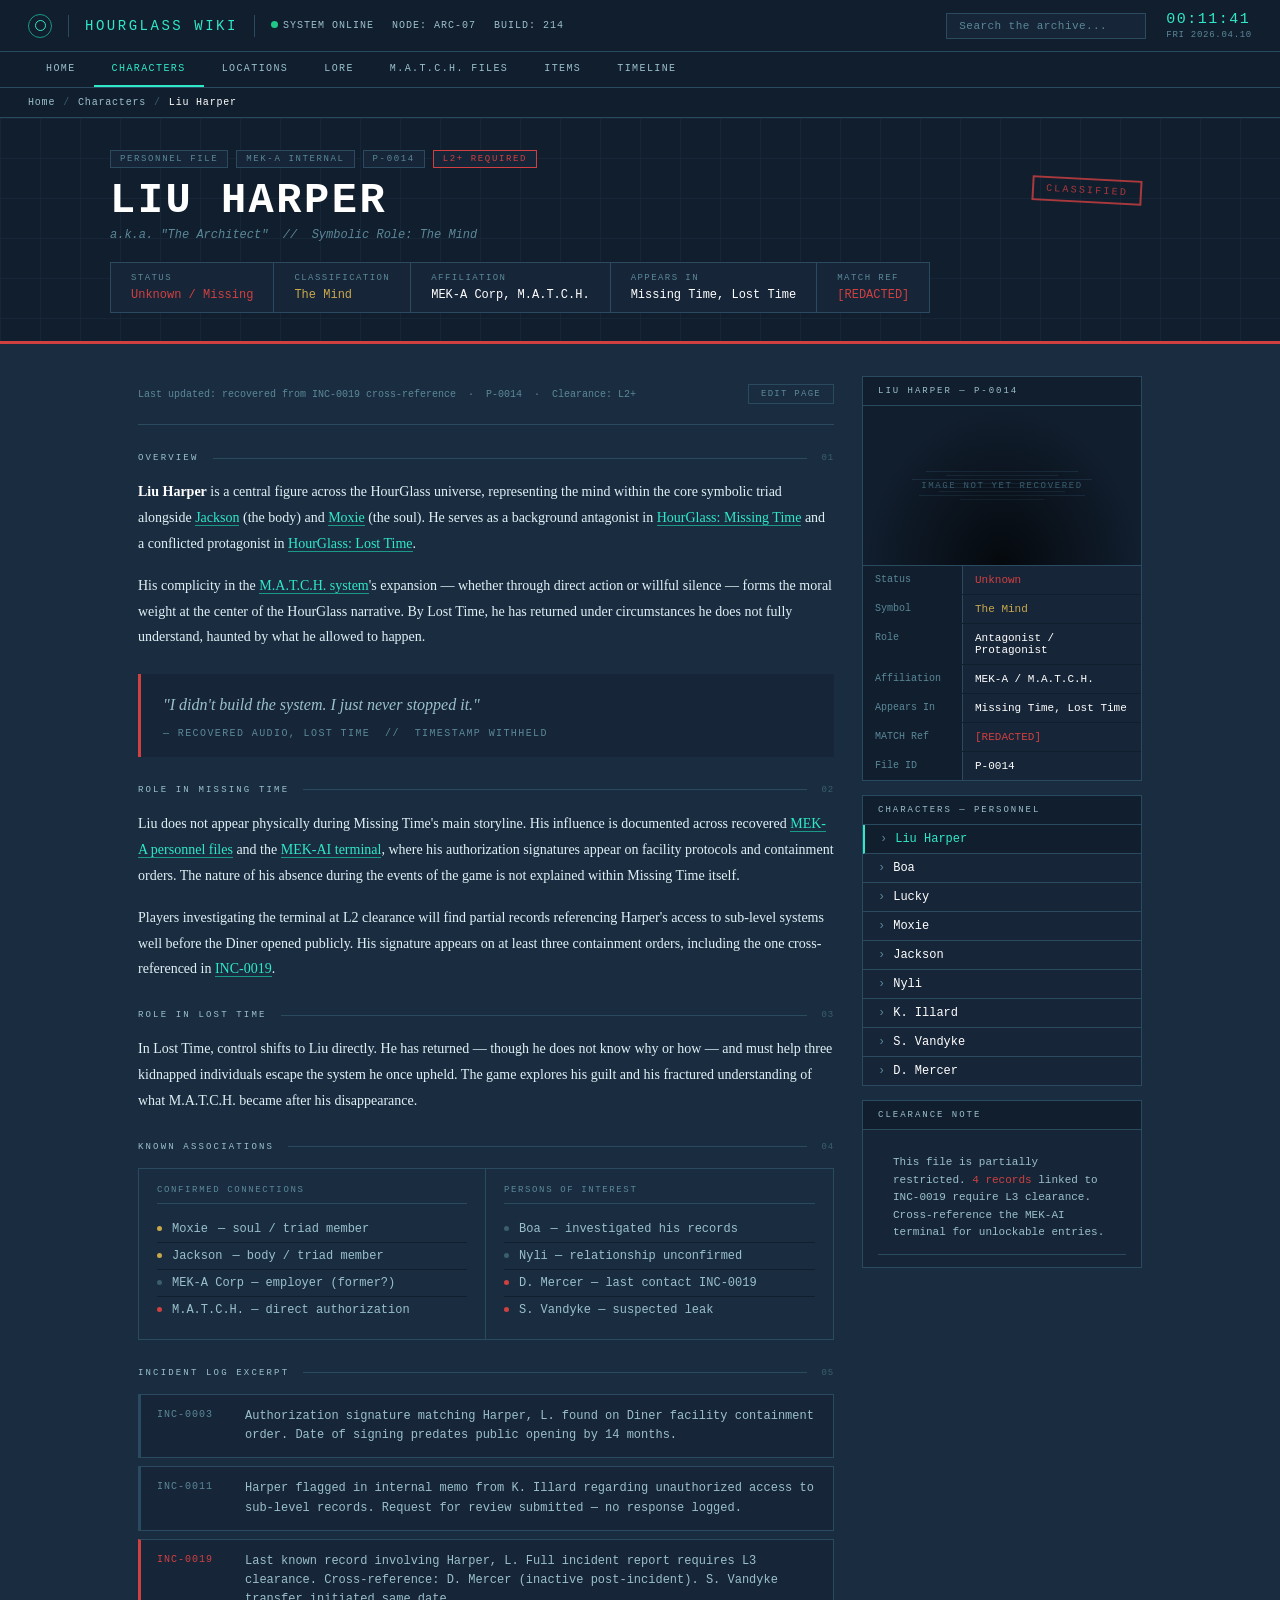
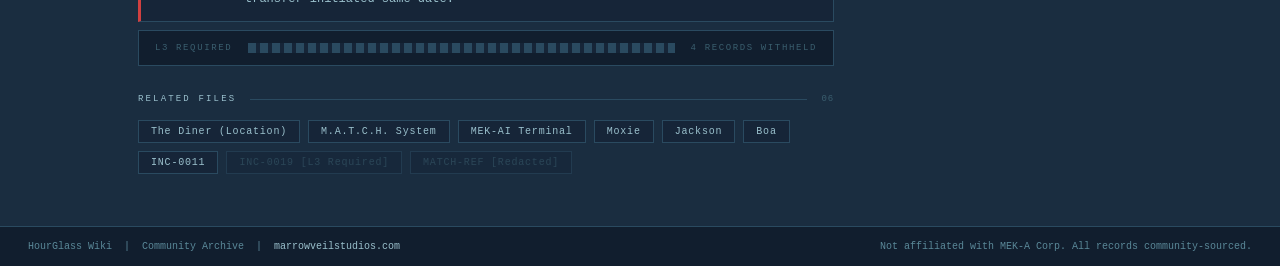
<file: characters/Liu.html>
<!DOCTYPE html>
<html lang="en">
<head>
  <meta charset="UTF-8" />
  <meta name="viewport" content="width=device-width, initial-scale=1.0" />
  <title>Liu Harper — HourGlass Wiki</title>
  <link rel="stylesheet" href="../assets/wiki.css" />
</head>
<body>

  <div class="topbar">
    <div class="topbar-left">
      <a href="../index.html" class="logo-icon"><div class="logo-icon-inner"></div></a>
      <div class="divv"></div>
      <a href="../index.html" class="logo">HourGlass Wiki</a>
      <div class="divv"></div>
      <div class="topbar-status">
        <span><span class="sdot"></span>System Online</span>
        <span>Node: ARC-07</span>
        <span>Build: 214</span>
      </div>
    </div>
    <div class="topbar-right">
      <input class="sbox" type="text" placeholder="Search the archive..." />
      <div>
        <div class="clock" id="clk">--:--:--</div>
        <div class="clock-sub">FRI 2026.04.10</div>
      </div>
    </div>
  </div>

  <nav class="tabbar">
    <a class="tab" href="../index.html">Home</a>
    <a class="tab active" href="index.html">Characters</a>
    <a class="tab" href="../locations/index.html">Locations</a>
    <a class="tab" href="../lore/index.html">Lore</a>
    <a class="tab" href="../match-files/index.html">M.A.T.C.H. Files</a>
    <a class="tab" href="../items/index.html">Items</a>
    <a class="tab" href="../timeline/index.html">Timeline</a>
  </nav>

  <div class="breadcrumb">
    <a href="../index.html">Home</a>
    <span class="sep">/</span>
    <a href="index.html">Characters</a>
    <span class="sep">/</span>
    <span class="current">Liu Harper</span>
  </div>

  <div class="dossier-header">
    <div class="dossier-header-grid"></div>
    <div class="dossier-header-inner">
      <div>
        <div class="dossier-file-tags">
          <div class="ftag">Personnel File</div>
          <div class="ftag">MEK-A Internal</div>
          <div class="ftag">P-0014</div>
          <div class="ftag red">L2+ Required</div>
        </div>
        <div class="dossier-name">Liu Harper</div>
        <div class="dossier-alias">a.k.a. "The Architect" &nbsp;//&nbsp; Symbolic Role: The Mind</div>
        <div class="dossier-meta-strip">
          <div class="dmeta"><div class="dmeta-label">Status</div><div class="dmeta-value red">Unknown / Missing</div></div>
          <div class="dmeta"><div class="dmeta-label">Classification</div><div class="dmeta-value gold">The Mind</div></div>
          <div class="dmeta"><div class="dmeta-label">Affiliation</div><div class="dmeta-value">MEK-A Corp, M.A.T.C.H.</div></div>
          <div class="dmeta"><div class="dmeta-label">Appears In</div><div class="dmeta-value">Missing Time, Lost Time</div></div>
          <div class="dmeta"><div class="dmeta-label">MATCH Ref</div><div class="dmeta-value red">[REDACTED]</div></div>
        </div>
      </div>
      <div class="stamp">Classified</div>
    </div>
  </div>

  <div class="mwrap">
    <div>

      <div class="edit-row">
        <div class="edit-meta">Last updated: recovered from INC-0019 cross-reference &nbsp;·&nbsp; P-0014 &nbsp;·&nbsp; Clearance: L2+</div>
        <button class="edit-btn">Edit Page</button>
      </div>

      <div class="sh"><div class="sl">Overview</div><div class="sr"></div><div class="sn">01</div></div>

      <p class="body-text">
        <strong style="color:var(--text-bright);">Liu Harper</strong> is a central figure across the HourGlass universe, representing the mind within the core symbolic triad alongside <a href="Jackson.html">Jackson</a> (the body) and <a href="Moxie.html">Moxie</a> (the soul). He serves as a background antagonist in <a href="../match-files/index.html">HourGlass: Missing Time</a> and a conflicted protagonist in <a href="#">HourGlass: Lost Time</a>.
      </p>

      <p class="body-text">
        His complicity in the <a href="../match-files/index.html">M.A.T.C.H. system</a>'s expansion — whether through direct action or willful silence — forms the moral weight at the center of the HourGlass narrative. By Lost Time, he has returned under circumstances he does not fully understand, haunted by what he allowed to happen.
      </p>

      <div class="pullquote">
        <div class="pq-text">"I didn't build the system. I just never stopped it."</div>
        <div class="pq-src">— Recovered audio, Lost Time &nbsp;// &nbsp;Timestamp withheld</div>
      </div>

      <div class="sh"><div class="sl">Role in Missing Time</div><div class="sr"></div><div class="sn">02</div></div>

      <p class="body-text">
        Liu does not appear physically during Missing Time's main storyline. His influence is documented across recovered <a href="../match-files/index.html">MEK-A personnel files</a> and the <a href="../match-files/index.html">MEK-AI terminal</a>, where his authorization signatures appear on facility protocols and containment orders. The nature of his absence during the events of the game is not explained within Missing Time itself.
      </p>

      <p class="body-text">
        Players investigating the terminal at L2 clearance will find partial records referencing Harper's access to sub-level systems well before the Diner opened publicly. His signature appears on at least three containment orders, including the one cross-referenced in <a href="../match-files/index.html">INC-0019</a>.
      </p>

      <div class="sh"><div class="sl">Role in Lost Time</div><div class="sr"></div><div class="sn">03</div></div>

      <p class="body-text">
        In Lost Time, control shifts to Liu directly. He has returned — though he does not know why or how — and must help three kidnapped individuals escape the system he once upheld. The game explores his guilt and his fractured understanding of what M.A.T.C.H. became after his disappearance.
      </p>

      <div class="sh"><div class="sl">Known associations</div><div class="sr"></div><div class="sn">04</div></div>

      <div class="two-col">
        <div class="col-panel">
          <div class="col-title">Confirmed connections</div>
          <div class="col-item"><div class="cdot gold"></div> <a href="Moxie.html" style="color:var(--text-muted);text-decoration:none;">Moxie</a> — soul / triad member</div>
          <div class="col-item"><div class="cdot gold"></div> <a href="Jackson.html" style="color:var(--text-muted);text-decoration:none;">Jackson</a> — body / triad member</div>
          <div class="col-item"><div class="cdot"></div> MEK-A Corp — employer (former?)</div>
          <div class="col-item"><div class="cdot red"></div> M.A.T.C.H. — direct authorization</div>
        </div>
        <div class="col-panel">
          <div class="col-title">Persons of interest</div>
          <div class="col-item"><div class="cdot"></div> <a href="Boa.html" style="color:var(--text-muted);text-decoration:none;">Boa</a> — investigated his records</div>
          <div class="col-item"><div class="cdot"></div> Nyli — relationship unconfirmed</div>
          <div class="col-item"><div class="cdot red"></div> D. Mercer — last contact INC-0019</div>
          <div class="col-item"><div class="cdot red"></div> S. Vandyke — suspected leak</div>
        </div>
      </div>

      <div class="sh"><div class="sl">Incident log excerpt</div><div class="sr"></div><div class="sn">05</div></div>

      <div class="inc">
        <div class="inc-id">INC-0003</div>
        <div class="inc-text">Authorization signature matching Harper, L. found on Diner facility containment order. Date of signing predates public opening by 14 months.</div>
      </div>
      <div class="inc">
        <div class="inc-id">INC-0011</div>
        <div class="inc-text">Harper flagged in internal memo from K. Illard regarding unauthorized access to sub-level records. Request for review submitted — no response logged.</div>
      </div>
      <div class="inc flagged">
        <div class="inc-id red">INC-0019</div>
        <div class="inc-text">Last known record involving Harper, L. Full incident report requires L3 clearance. Cross-reference: D. Mercer (inactive post-incident). S. Vandyke transfer initiated same date.</div>
      </div>

      <div class="redacted">
        <div class="redacted-label">L3 Required</div>
        <div class="redacted-bar"><div class="redacted-bar-inner"></div></div>
        <div class="redacted-label">4 records withheld</div>
      </div>

      <div class="sh"><div class="sl">Related files</div><div class="sr"></div><div class="sn">06</div></div>

      <div class="related">
        <a class="rpill" href="../locations/index.html">The Diner (Location)</a>
        <a class="rpill" href="../match-files/index.html">M.A.T.C.H. System</a>
        <a class="rpill" href="../match-files/index.html">MEK-AI Terminal</a>
        <a class="rpill" href="Moxie.html">Moxie</a>
        <a class="rpill" href="Jackson.html">Jackson</a>
        <a class="rpill" href="Boa.html">Boa</a>
        <a class="rpill" href="../match-files/index.html">INC-0011</a>
        <span class="rpill locked">INC-0019 [L3 Required]</span>
        <span class="rpill locked">MATCH-REF [Redacted]</span>
      </div>

    </div>

    <div>
      <div class="sbar">
        <div class="sbh">Liu Harper — P-0014</div>
        <div class="sbb" style="padding:0;">
          <div class="infobox-img">
            <div class="portrait-lines">
              <div class="pl" style="width:55%;"></div><div class="pl" style="width:40%;"></div>
              <div class="pl" style="width:65%;"></div><div class="pl" style="width:35%;"></div>
              <div class="pl" style="width:50%;"></div><div class="pl" style="width:45%;"></div>
              <div class="pl" style="width:60%;"></div><div class="pl" style="width:30%;"></div>
            </div>
            <div class="infobox-img-fog"></div>
            <div class="infobox-img-label">Image not yet recovered</div>
          </div>
          <div class="irow"><div class="ikey">Status</div><div class="ival red">Unknown</div></div>
          <div class="irow"><div class="ikey">Symbol</div><div class="ival gold">The Mind</div></div>
          <div class="irow"><div class="ikey">Role</div><div class="ival">Antagonist / Protagonist</div></div>
          <div class="irow"><div class="ikey">Affiliation</div><div class="ival">MEK-A / M.A.T.C.H.</div></div>
          <div class="irow"><div class="ikey">Appears In</div><div class="ival">Missing Time, Lost Time</div></div>
          <div class="irow"><div class="ikey">MATCH Ref</div><div class="ival red">[REDACTED]</div></div>
          <div class="irow"><div class="ikey">File ID</div><div class="ival">P-0014</div></div>
        </div>
      </div>

      <div class="sbar">
        <div class="sbh">Characters — Personnel</div>
        <div class="sbb" style="padding:0;">
          <a class="slink active" href="Liu.html"><span class="a">›</span>Liu Harper</a>
          <a class="slink" href="Boa.html"><span class="a">›</span>Boa</a>
          <a class="slink" href="Lucky.html"><span class="a">›</span>Lucky</a>
          <a class="slink" href="Moxie.html"><span class="a">›</span>Moxie</a>
          <a class="slink" href="Jackson.html"><span class="a">›</span>Jackson</a>
          <a class="slink" href="Nyli.html"><span class="a">›</span>Nyli</a>
          <a class="slink" href="K-Illard.html"><span class="a">›</span>K. Illard</a>
          <a class="slink" href="S-Vandyke.html"><span class="a">›</span>S. Vandyke</a>
          <a class="slink" href="D-Mercer.html"><span class="a">›</span>D. Mercer</a>
        </div>
      </div>

      <div class="sbar">
        <div class="sbh">Clearance note</div>
        <div class="sbb">
          <div class="cl-note">This file is partially restricted. <span class="r">4 records</span> linked to INC-0019 require L3 clearance. Cross-reference the MEK-AI terminal for unlockable entries.</div>
        </div>
      </div>
    </div>
  </div>

  <div class="footer">
    <div class="ft">HourGlass Wiki &nbsp;|&nbsp; Community Archive &nbsp;|&nbsp; <a href="https://marrowveilstudios.com">marrowveilstudios.com</a></div>
    <div class="ft">Not affiliated with MEK-A Corp. All records community-sourced.</div>
  </div>

  <script src="../assets/wiki.js"></script>
</body>
</html>
</file>
<file: assets/wiki.css>
* { box-sizing: border-box; margin: 0; padding: 0; }

:root {
  --bg-page:    #1a2d40;
  --bg-panel:   #162538;
  --bg-deep:    #111e2e;
  --border:     #2a4a60;
  --border-lt:  #3a6a80;

  --text-bright:  #ffffff;
  --text-primary: #dff0f5;
  --text-muted:   #9ac0cc;
  --text-dim:     #5a8898;
  --text-faint:   #3a5e6e;

  --accent:     #30e8c8;
  --accent-dim: #1a9888;
  --red:        #d04040;
  --green:      #20c888;
}

body {
  background: var(--bg-page);
  font-family: 'Courier New', Courier, monospace;
  color: var(--text-primary);
  min-height: 100vh;
}

.topbar { background: var(--bg-deep); border-bottom: 1px solid var(--border); padding: 11px 28px; display: flex; align-items: center; justify-content: space-between; }
.topbar-left { display: flex; align-items: center; gap: 16px; }
.logo-icon { width: 24px; height: 24px; border: 1px solid var(--accent-dim); border-radius: 50%; display: flex; align-items: center; justify-content: center; flex-shrink: 0; text-decoration: none; }
.logo-icon-inner { width: 11px; height: 11px; border: 1px solid var(--accent); border-radius: 50%; }
.divv { width: 1px; height: 22px; background: var(--border); }
.logo { font-size: 14px; color: var(--accent); letter-spacing: 0.18em; text-transform: uppercase; text-decoration: none; }
.topbar-status { display: flex; align-items: center; gap: 18px; font-size: 10px; color: var(--text-muted); letter-spacing: 0.1em; text-transform: uppercase; }
.sdot { width: 7px; height: 7px; border-radius: 50%; background: var(--green); display: inline-block; margin-right: 5px; }
.topbar-right { display: flex; align-items: center; gap: 20px; }
.clock { font-size: 15px; color: var(--accent); letter-spacing: 0.1em; }
.clock-sub { font-size: 9px; color: var(--text-dim); letter-spacing: 0.08em; margin-top: 2px; text-align: right; }
.sbox { background: var(--bg-panel); border: 1px solid var(--border); color: var(--text-bright); font-size: 11px; font-family: 'Courier New', monospace; padding: 6px 12px; width: 200px; outline: none; letter-spacing: 0.04em; }
.sbox::placeholder { color: var(--text-dim); }
.sbox:focus { border-color: var(--accent-dim); }

.tabbar { background: var(--bg-deep); border-bottom: 1px solid var(--border); padding: 0 28px; display: flex; }
.tab { font-size: 10px; letter-spacing: 0.14em; text-transform: uppercase; padding: 11px 18px; color: var(--text-muted); border-bottom: 2px solid transparent; text-decoration: none; display: block; transition: color 0.15s; }
.tab.active { color: var(--accent); border-bottom-color: var(--accent); }
.tab:hover { color: var(--text-bright); }

.breadcrumb { background: var(--bg-deep); border-bottom: 1px solid var(--border); padding: 9px 28px; display: flex; align-items: center; gap: 8px; font-size: 10px; color: var(--text-dim); letter-spacing: 0.08em; }
.breadcrumb a { color: var(--text-muted); cursor: pointer; text-decoration: none; transition: color 0.15s; }
.breadcrumb a:hover { color: var(--accent); }
.breadcrumb .sep { color: var(--text-faint); }
.breadcrumb .current { color: var(--text-bright); }

.sh { display: flex; align-items: center; gap: 14px; margin: 28px 0 16px; }
.sh:first-child { margin-top: 0; }
.sl { font-size: 9px; letter-spacing: 0.24em; text-transform: uppercase; color: var(--text-muted); white-space: nowrap; }
.sn { font-size: 9px; color: var(--text-faint); letter-spacing: 0.1em; }
.sr { flex: 1; height: 1px; background: var(--border); }

.sbar { background: var(--bg-panel); border: 1px solid var(--border); margin-bottom: 14px; }
.sbh { background: var(--bg-deep); border-bottom: 1px solid var(--border); padding: 9px 15px; font-size: 9px; letter-spacing: 0.22em; text-transform: uppercase; color: var(--text-muted); }
.sbb { padding: 12px 15px; }
.slink { display: block; font-size: 12px; color: var(--text-bright); padding: 7px 15px; border-bottom: 1px solid var(--border); text-decoration: none; transition: color 0.15s, background 0.15s; }
.slink:last-child { border-bottom: none; }
.slink:hover { color: var(--accent); background: var(--bg-deep); }
.slink.active { color: var(--accent); background: var(--bg-deep); border-left: 2px solid var(--accent); }
.slink .a { color: var(--text-dim); margin-right: 8px; }

.body-text { font-family: Georgia, serif; font-size: 14px; line-height: 1.85; color: var(--text-primary); margin-bottom: 16px; }
.body-text a { color: var(--accent); text-decoration: none; border-bottom: 1px solid var(--accent-dim); }
.body-text a:hover { color: var(--text-bright); }

.pullquote { margin: 24px 0; padding: 18px 22px; background: var(--bg-panel); border-left: 3px solid var(--red); }
.pq-text { font-family: Georgia, serif; font-size: 16px; font-style: italic; color: var(--text-muted); line-height: 1.6; margin-bottom: 10px; }
.pq-src { font-size: 10px; letter-spacing: 0.14em; text-transform: uppercase; color: var(--text-dim); }

.two-col { display: grid; grid-template-columns: 1fr 1fr; gap: 0; border: 1px solid var(--border); margin: 16px 0; }
.col-panel { padding: 16px 18px; }
.col-panel:first-child { border-right: 1px solid var(--border); }
.col-title { font-size: 9px; letter-spacing: 0.18em; text-transform: uppercase; color: var(--text-dim); margin-bottom: 12px; padding-bottom: 8px; border-bottom: 1px solid var(--border); }
.col-item { font-size: 12px; color: var(--text-muted); padding: 6px 0; border-bottom: 1px solid var(--bg-deep); display: flex; align-items: center; gap: 10px; }
.col-item:last-child { border-bottom: none; }
.cdot { width: 5px; height: 5px; border-radius: 50%; background: var(--text-faint); flex-shrink: 0; }
.cdot.gold { background: #c9a84c; }
.cdot.red { background: var(--red); }

.inc { display: flex; align-items: flex-start; gap: 16px; padding: 12px 16px; border: 1px solid var(--border); background: var(--bg-panel); margin-bottom: 8px; border-left: 3px solid var(--border); }
.inc.flagged { border-left-color: var(--red); }
.inc-id { font-size: 10px; letter-spacing: 0.1em; color: var(--text-dim); white-space: nowrap; min-width: 72px; padding-top: 2px; }
.inc-id.red { color: var(--red); }
.inc-text { font-size: 12px; color: var(--text-muted); line-height: 1.6; }

.redacted { background: var(--bg-deep); border: 1px solid var(--border); padding: 12px 16px; margin: 8px 0; display: flex; align-items: center; gap: 16px; }
.redacted-label { font-size: 9px; letter-spacing: 0.18em; text-transform: uppercase; color: var(--text-faint); white-space: nowrap; }
.redacted-bar { flex: 1; height: 10px; background: var(--bg-panel); overflow: hidden; }
.redacted-bar-inner { height: 100%; background: repeating-linear-gradient(90deg, var(--border) 0px, var(--border) 8px, var(--bg-panel) 8px, var(--bg-panel) 12px); }

.related { display: flex; flex-wrap: wrap; gap: 8px; margin-top: 8px; }
.rpill { font-size: 10px; letter-spacing: 0.08em; padding: 5px 12px; border: 1px solid var(--border); color: var(--text-muted); background: var(--bg-panel); text-decoration: none; display: inline-block; transition: color 0.15s, border-color 0.15s; }
.rpill:hover { color: var(--accent); border-color: var(--accent-dim); }
.rpill.locked { color: var(--text-faint); opacity: 0.5; pointer-events: none; }

.infobox-img { width: 100%; height: 160px; background: var(--bg-deep); border-bottom: 1px solid var(--border); display: flex; align-items: center; justify-content: center; position: relative; overflow: hidden; }
.infobox-img-fog { position: absolute; top: 0; left: 0; right: 0; bottom: 0; background: radial-gradient(ellipse at 50% 100%, rgba(0,0,0,0.7) 0%, transparent 70%); }
.infobox-img-label { font-size: 9px; letter-spacing: 0.18em; text-transform: uppercase; color: var(--text-faint); position: relative; }
.portrait-lines { position: absolute; top: 0; left: 0; right: 0; bottom: 0; display: flex; flex-direction: column; justify-content: center; align-items: center; gap: 3px; }
.pl { height: 1px; background: var(--border); opacity: 0.5; }
.irow { display: flex; border-bottom: 1px solid var(--bg-deep); }
.irow:last-child { border-bottom: none; }
.ikey { background: var(--bg-deep); color: var(--text-dim); padding: 8px 12px; width: 100px; flex-shrink: 0; font-size: 10px; border-right: 1px solid var(--border); }
.ival { color: var(--text-bright); padding: 8px 12px; font-size: 11px; }
.ival.red { color: var(--red); }
.ival.gold { color: #c9a84c; }
.ival.green { color: var(--green); }

.gcards { display: grid; grid-template-columns: 1fr 1fr; gap: 10px; margin-bottom: 32px; }
.gc { background: var(--bg-panel); border: 1px solid var(--border); padding: 18px 18px 16px; position: relative; overflow: hidden; text-decoration: none; display: block; transition: border-color 0.15s, background 0.15s; }
.gc::before { content: ''; display: block; height: 2px; position: absolute; top: 0; left: 0; right: 0; }
.gc.hg::before { background: var(--red); }
.gc.mek::before { background: var(--green); }
.gc.lt::before { background: #3080d8; }
.gc.lr::before { background: #8060c0; }
.gc:hover { border-color: var(--border-lt); background: var(--bg-page); }
.ct { font-size: 9px; letter-spacing: 0.14em; text-transform: uppercase; color: var(--text-dim); margin-bottom: 8px; }
.cn { font-size: 13px; color: var(--text-bright); margin-bottom: 7px; letter-spacing: 0.06em; text-transform: uppercase; }
.cd { font-size: 12px; color: var(--text-muted); line-height: 1.65; margin-bottom: 12px; }
.cc { font-size: 10px; color: var(--text-dim); }
.cc span { color: var(--green); margin-right: 4px; }

.bgrid { display: grid; grid-template-columns: repeat(3, 1fr); gap: 8px; margin-bottom: 32px; }
.bi { background: var(--bg-panel); border: 1px solid var(--border); padding: 14px 10px; text-align: center; text-decoration: none; display: block; transition: border-color 0.15s, background 0.15s; }
.bi:hover { border-color: var(--border-lt); background: var(--bg-page); }
.bi:hover .bn, .bi:hover .bl { color: var(--accent); }
.bl { font-size: 15px; color: var(--text-bright); display: block; margin-bottom: 7px; font-weight: bold; }
.bn { font-size: 10px; color: var(--text-muted); letter-spacing: 0.1em; text-transform: uppercase; }

.ri { display: flex; align-items: flex-start; gap: 16px; padding: 10px 0; border-bottom: 1px solid var(--border); text-decoration: none; }
.ri:hover .rt { color: var(--accent); }
.rtype { font-size: 9px; letter-spacing: 0.1em; text-transform: uppercase; color: var(--text-dim); min-width: 70px; padding-top: 2px; flex-shrink: 0; }
.rt { font-size: 13px; color: var(--text-bright); margin-bottom: 3px; transition: color 0.15s; display: block; }
.rm { font-size: 11px; color: var(--text-muted); display: block; }

.hero { background: var(--bg-deep); border-bottom: 1px solid var(--border); padding: 52px 28px 48px; text-align: center; position: relative; overflow: hidden; }
.hgrid { position: absolute; top: 0; left: 0; right: 0; bottom: 0; background-image: linear-gradient(var(--border) 1px, transparent 1px), linear-gradient(90deg, var(--border) 1px, transparent 1px); background-size: 40px 40px; opacity: 0.35; }
.hero-label { font-size: 9px; letter-spacing: 0.28em; text-transform: uppercase; color: var(--text-muted); margin-bottom: 16px; position: relative; }
.hero-title { font-size: 46px; font-weight: bold; color: var(--accent); letter-spacing: 0.1em; text-transform: uppercase; margin-bottom: 8px; position: relative; line-height: 1.1; }
.hero-sub { font-size: 12px; color: var(--text-muted); letter-spacing: 0.12em; margin-bottom: 32px; position: relative; text-transform: uppercase; }
.hstats { display: inline-flex; margin-bottom: 32px; position: relative; }
.hsc { padding: 12px 32px; border: 1px solid var(--border); border-right: none; text-align: center; background: var(--bg-panel); }
.hsc:last-child { border-right: 1px solid var(--border); }
.hsc-n { font-size: 24px; color: var(--text-bright); display: block; margin-bottom: 4px; }
.hsc-l { font-size: 9px; letter-spacing: 0.18em; text-transform: uppercase; color: var(--text-muted); }
.hero-btns { position: relative; }
.hbtn { display: inline-block; font-size: 10px; letter-spacing: 0.18em; text-transform: uppercase; color: var(--accent); border: 1px solid var(--accent-dim); padding: 10px 26px; background: transparent; margin: 0 6px; font-family: 'Courier New', monospace; text-decoration: none; transition: background 0.15s; }
.hbtn:hover { background: var(--bg-panel); }
.hbtn.sec { color: var(--text-muted); border-color: var(--border); }
.hbtn.sec:hover { background: var(--bg-panel); color: var(--text-bright); }

.spoiler-bar { background: var(--bg-deep); border-bottom: 1px solid var(--border); padding: 10px 28px; display: flex; align-items: center; gap: 14px; }
.spi { width: 14px; height: 14px; border: 1px solid var(--red); border-radius: 50%; display: flex; align-items: center; justify-content: center; flex-shrink: 0; font-size: 9px; color: var(--red); font-weight: bold; }
.spt { font-size: 11px; color: var(--text-muted); }
.spt .r { color: var(--red); }
.sdis { margin-left: auto; font-size: 10px; letter-spacing: 0.12em; color: var(--text-dim); cursor: pointer; text-transform: uppercase; padding: 3px 10px; border: 1px solid var(--border); transition: color 0.15s, border-color 0.15s; }
.sdis:hover { color: var(--accent); border-color: var(--accent-dim); }

.dossier-header { background: var(--bg-deep); border-bottom: 3px solid var(--red); padding: 32px 28px 28px; position: relative; overflow: hidden; }
.dossier-header-grid { position: absolute; top: 0; left: 0; right: 0; bottom: 0; background-image: linear-gradient(var(--border) 1px, transparent 1px), linear-gradient(90deg, var(--border) 1px, transparent 1px); background-size: 40px 40px; opacity: 0.2; }
.dossier-header-inner { position: relative; max-width: 1060px; margin: 0 auto; display: flex; align-items: flex-start; justify-content: space-between; gap: 24px; }
.dossier-file-tags { display: flex; gap: 8px; margin-bottom: 12px; flex-wrap: wrap; }
.ftag { font-size: 9px; letter-spacing: 0.18em; text-transform: uppercase; padding: 3px 9px; border: 1px solid var(--border); color: var(--text-dim); background: var(--bg-panel); }
.ftag.red { border-color: var(--red); color: var(--red); }
.dossier-name { font-size: 42px; font-weight: bold; color: var(--text-bright); letter-spacing: 0.06em; text-transform: uppercase; line-height: 1; margin-bottom: 6px; }
.dossier-alias { font-size: 12px; color: var(--text-dim); font-style: italic; margin-bottom: 20px; }
.dossier-meta-strip { display: flex; gap: 0; border: 1px solid var(--border); flex-wrap: wrap; }
.dmeta { padding: 10px 20px; border-right: 1px solid var(--border); background: var(--bg-panel); }
.dmeta:last-child { border-right: none; }
.dmeta-label { font-size: 9px; letter-spacing: 0.16em; text-transform: uppercase; color: var(--text-dim); margin-bottom: 5px; }
.dmeta-value { font-size: 12px; color: var(--text-bright); }
.dmeta-value.red { color: var(--red); }
.dmeta-value.gold { color: #c9a84c; }
.stamp { position: absolute; top: 28px; right: 28px; border: 2px solid var(--red); padding: 5px 12px; font-size: 10px; letter-spacing: 0.22em; text-transform: uppercase; color: var(--red); transform: rotate(3deg); opacity: 0.8; }

.edit-row { display: flex; align-items: center; justify-content: space-between; padding: 8px 0 20px; border-bottom: 1px solid var(--border); margin-bottom: 4px; }
.edit-meta { font-size: 10px; color: var(--text-dim); }
.edit-btn { font-size: 9px; letter-spacing: 0.14em; text-transform: uppercase; color: var(--text-dim); border: 1px solid var(--border); padding: 4px 12px; cursor: pointer; background: transparent; font-family: 'Courier New', monospace; transition: color 0.15s, border-color 0.15s; }
.edit-btn:hover { color: var(--accent); border-color: var(--accent-dim); }

.cl-note { padding: 12px 15px; font-size: 11px; color: var(--text-muted); line-height: 1.6; border-bottom: 1px solid var(--border); }
.cl-note .r { color: var(--red); }

.mwrap { max-width: 1060px; margin: 0 auto; padding: 32px 28px; display: grid; grid-template-columns: 1fr 280px; gap: 28px; }

.footer { background: var(--bg-deep); border-top: 1px solid var(--border); padding: 14px 28px; display: flex; justify-content: space-between; align-items: center; margin-top: 20px; }
.ft { font-size: 10px; color: var(--text-dim); }
.ft a { color: var(--text-muted); text-decoration: none; transition: color 0.15s; }
.ft a:hover { color: var(--accent); }

/* Characters index specific */
.filter-bar { display: flex; align-items: center; gap: 8px; margin-bottom: 20px; flex-wrap: wrap; }
.filter-btn { font-size: 9px; letter-spacing: 0.14em; text-transform: uppercase; padding: 5px 14px; border: 1px solid var(--border); color: var(--text-dim); background: transparent; cursor: pointer; font-family: 'Courier New', monospace; transition: color 0.15s, border-color 0.15s, background 0.15s; }
.filter-btn:hover { color: var(--text-bright); border-color: var(--border-lt); }
.filter-btn.active { color: var(--accent); border-color: var(--accent-dim); background: var(--bg-panel); }

.char-grid { display: grid; grid-template-columns: repeat(auto-fill, minmax(220px, 1fr)); gap: 10px; margin-bottom: 32px; }
.char-card { background: var(--bg-panel); border: 1px solid var(--border); text-decoration: none; display: block; position: relative; overflow: hidden; transition: border-color 0.15s, background 0.15s; }
.char-card::before { content: ''; display: block; height: 2px; position: absolute; top: 0; left: 0; right: 0; }
.char-card.antagonist::before { background: var(--red); }
.char-card.protagonist::before { background: var(--accent-dim); }
.char-card.mech::before { background: var(--green); }
.char-card.staff::before { background: #8060c0; }
.char-card.unknown::before { background: #c9a84c; }
.char-card:hover { border-color: var(--border-lt); background: var(--bg-page); }

.char-card-img { width: 100%; height: 110px; background: var(--bg-deep); border-bottom: 1px solid var(--border); display: flex; align-items: center; justify-content: center; position: relative; overflow: hidden; }
.char-card-img-lines { position: absolute; top: 0; left: 0; right: 0; bottom: 0; display: flex; flex-direction: column; justify-content: center; align-items: center; gap: 3px; }
.cpl { height: 1px; background: var(--border); opacity: 0.5; }
.char-card-img-label { font-size: 9px; letter-spacing: 0.14em; text-transform: uppercase; color: var(--text-faint); position: relative; }
.char-card-body { padding: 12px 14px 14px; }
.char-card-tags { display: flex; gap: 5px; margin-bottom: 8px; flex-wrap: wrap; }
.char-tag { font-size: 8px; letter-spacing: 0.14em; text-transform: uppercase; padding: 2px 7px; border: 1px solid var(--border); color: var(--text-faint); background: var(--bg-deep); }
.char-tag.red { border-color: #5a1515; color: var(--red); }
.char-tag.gold { border-color: #5a4a10; color: #c9a84c; }
.char-tag.green { border-color: #0a3a20; color: var(--green); }
.char-tag.cyan { border-color: var(--accent-dim); color: var(--accent); }
.char-name { font-size: 15px; color: var(--text-bright); letter-spacing: 0.05em; text-transform: uppercase; margin-bottom: 4px; font-weight: bold; }
.char-role { font-size: 11px; color: var(--text-muted); margin-bottom: 8px; font-style: italic; }
.char-desc { font-size: 11px; color: var(--text-dim); line-height: 1.6; }
.char-card-foot { display: flex; align-items: center; justify-content: space-between; padding: 8px 14px; border-top: 1px solid var(--border); background: var(--bg-deep); }
.char-file-id { font-size: 9px; letter-spacing: 0.1em; color: var(--text-faint); }
.char-arrow { font-size: 11px; color: var(--text-dim); }
.char-card:hover .char-arrow { color: var(--accent); }

.section-intro { font-family: Georgia, serif; font-size: 13px; color: var(--text-muted); line-height: 1.8; margin-bottom: 24px; padding-bottom: 20px; border-bottom: 1px solid var(--border); }

.char-count-strip { display: flex; gap: 0; margin-bottom: 28px; border: 1px solid var(--border); }
.ccs { padding: 10px 20px; border-right: 1px solid var(--border); background: var(--bg-panel); text-align: center; }
.ccs:last-child { border-right: none; }
.ccs-n { font-size: 20px; color: var(--text-bright); display: block; margin-bottom: 3px; }
.ccs-l { font-size: 9px; letter-spacing: 0.16em; text-transform: uppercase; color: var(--text-muted); }
</file>
